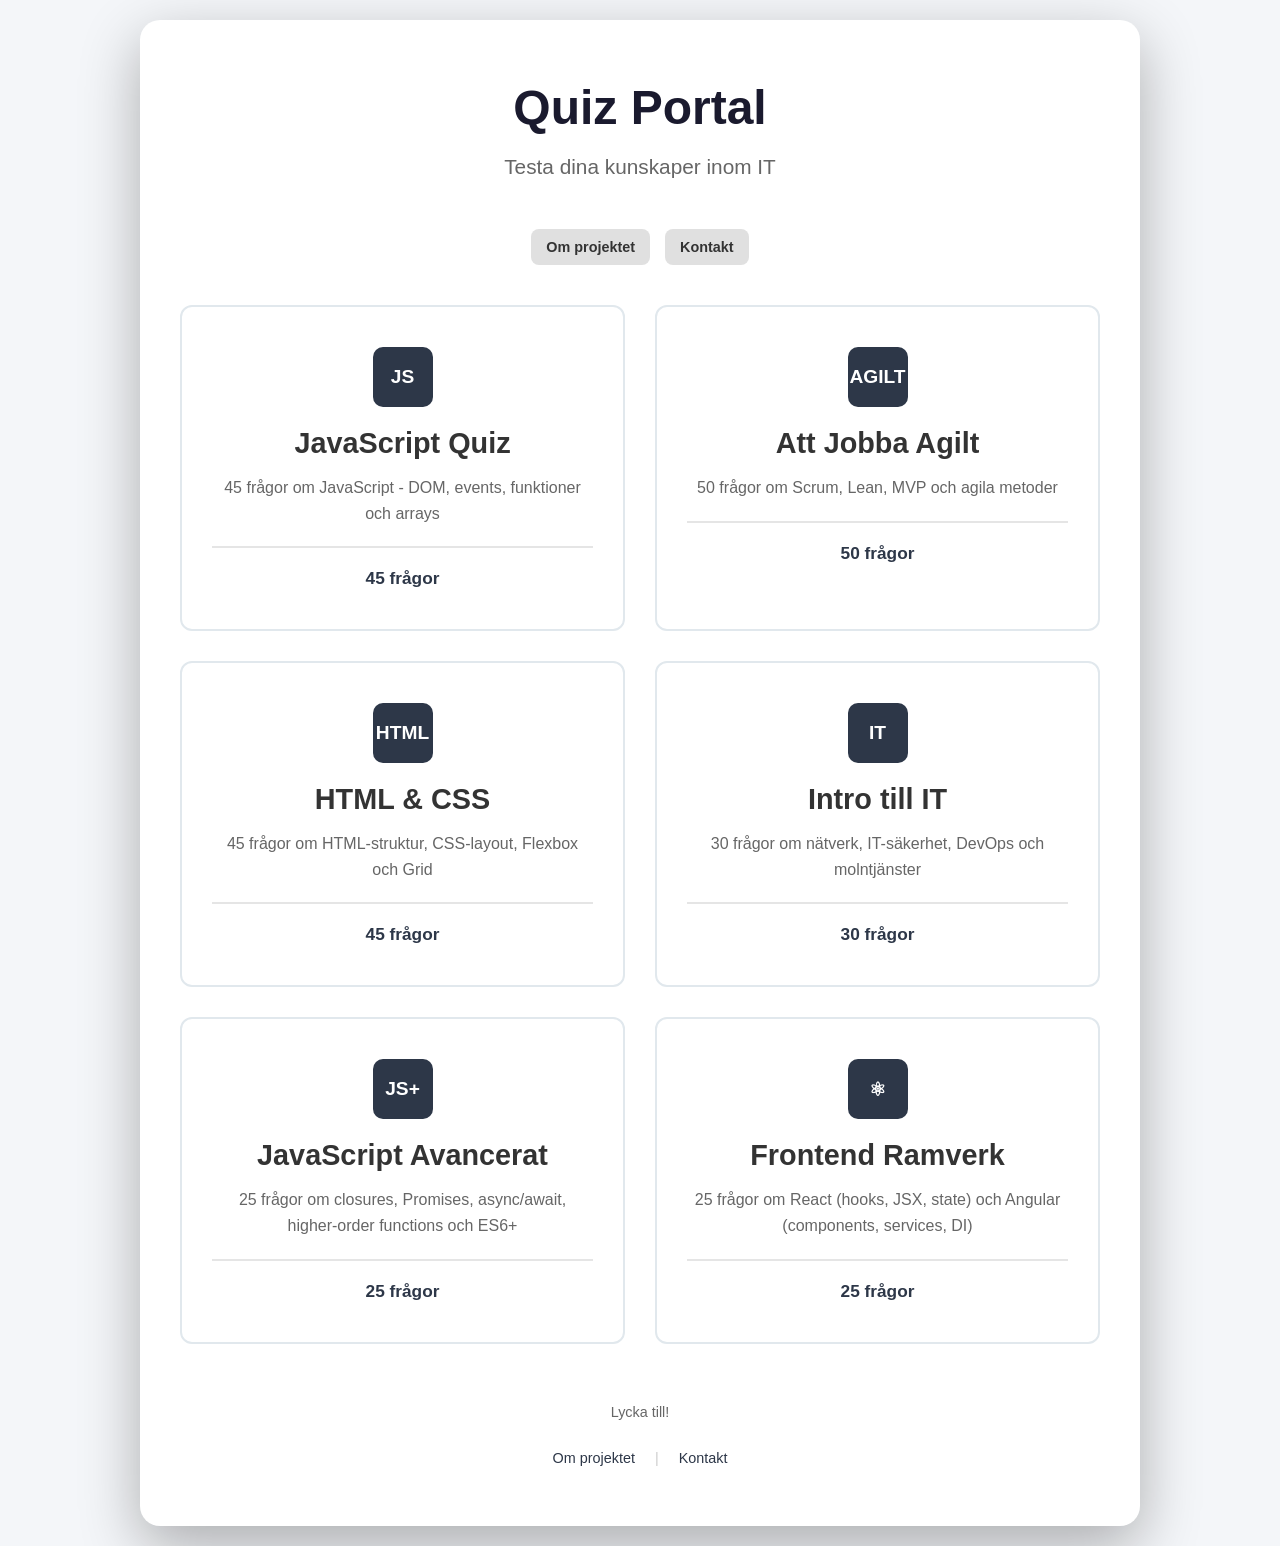
<file: index.html>
<!DOCTYPE html>
<html lang="sv">
<head>
    <meta charset="UTF-8">
    <meta name="viewport" content="width=device-width, initial-scale=1.0">
    <title>Quiz Portal</title>
    <link rel="stylesheet" href="css/main.css">
</head>
<body>
    <div class="container">
        <h1>Quiz Portal</h1>
        <p class="subtitle">Testa dina kunskaper inom IT</p>
        
        <div class="nav-links">
            <a href="about.html" class="nav-link">Om projektet</a>
            <a href="contact.html" class="nav-link">Kontakt</a>
        </div>

        <div class="quiz-grid">
            <a href="javascript-quiz.html" class="quiz-card">
                <div class="card-content">
                    <div class="quiz-icon quiz-icon-active">JS</div>
                    <div class="quiz-title">JavaScript Quiz</div>
                    <p class="quiz-description">
                        45 frågor om JavaScript - DOM, events, funktioner och arrays
                    </p>
                    <div class="quiz-stats">
                        <span class="stat-value">45 frågor</span>
                    </div>
                </div>
            </a>

            <a href="agilt-quiz.html" class="quiz-card">
                <div class="card-content">
                    <div class="quiz-icon quiz-icon-active">AGILT</div>
                    <div class="quiz-title">Att Jobba Agilt</div>
                    <p class="quiz-description">
                        50 frågor om Scrum, Lean, MVP och agila metoder
                    </p>
                    <div class="quiz-stats">
                        <span class="stat-value">50 frågor</span>
                    </div>
                </div>
            </a>

            <a href="html-css-quiz.html" class="quiz-card">
                <div class="card-content">
                    <div class="quiz-icon quiz-icon-active">HTML</div>
                    <div class="quiz-title">HTML & CSS</div>
                    <p class="quiz-description">
                        45 frågor om HTML-struktur, CSS-layout, Flexbox och Grid
                    </p>
                    <div class="quiz-stats">
                        <span class="stat-value">45 frågor</span>
                    </div>
                </div>
            </a>

            <a href="intro-it-quiz.html" class="quiz-card">
                <div class="card-content">
                    <div class="quiz-icon quiz-icon-active">IT</div>
                    <div class="quiz-title">Intro till IT</div>
                    <p class="quiz-description">
                        30 frågor om nätverk, IT-säkerhet, DevOps och molntjänster
                    </p>
                    <div class="quiz-stats">
                        <span class="stat-value">30 frågor</span>
                    </div>
                </div>
            </a>

            <a href="js-avancerat-quiz.html" class="quiz-card">
                <div class="card-content">
                    <div class="quiz-icon quiz-icon-active">JS+</div>
                    <div class="quiz-title">JavaScript Avancerat</div>
                    <p class="quiz-description">
                        25 frågor om closures, Promises, async/await, higher-order functions och ES6+
                    </p>
                    <div class="quiz-stats">
                        <span class="stat-value">25 frågor</span>
                    </div>
                </div>
            </a>

            <a href="frontend-ramverk-quiz.html" class="quiz-card">
                <div class="card-content">
                    <div class="quiz-icon quiz-icon-active">⚛︎</div>
                    <div class="quiz-title">Frontend Ramverk</div>
                    <p class="quiz-description">
                        25 frågor om React (hooks, JSX, state) och Angular (components, services, DI)
                    </p>
                    <div class="quiz-stats">
                        <span class="stat-value">25 frågor</span>
                    </div>
                </div>
            </a>
        </div>

        <footer>
            <p>Lycka till!</p>
            <div class="footer-links">
                <a href="about.html" class="footer-link">Om projektet</a>
                <span class="footer-separator">|</span>
                <a href="contact.html" class="footer-link">Kontakt</a>
            </div>
        </footer>
    </div>
</body>
</html>
</file>
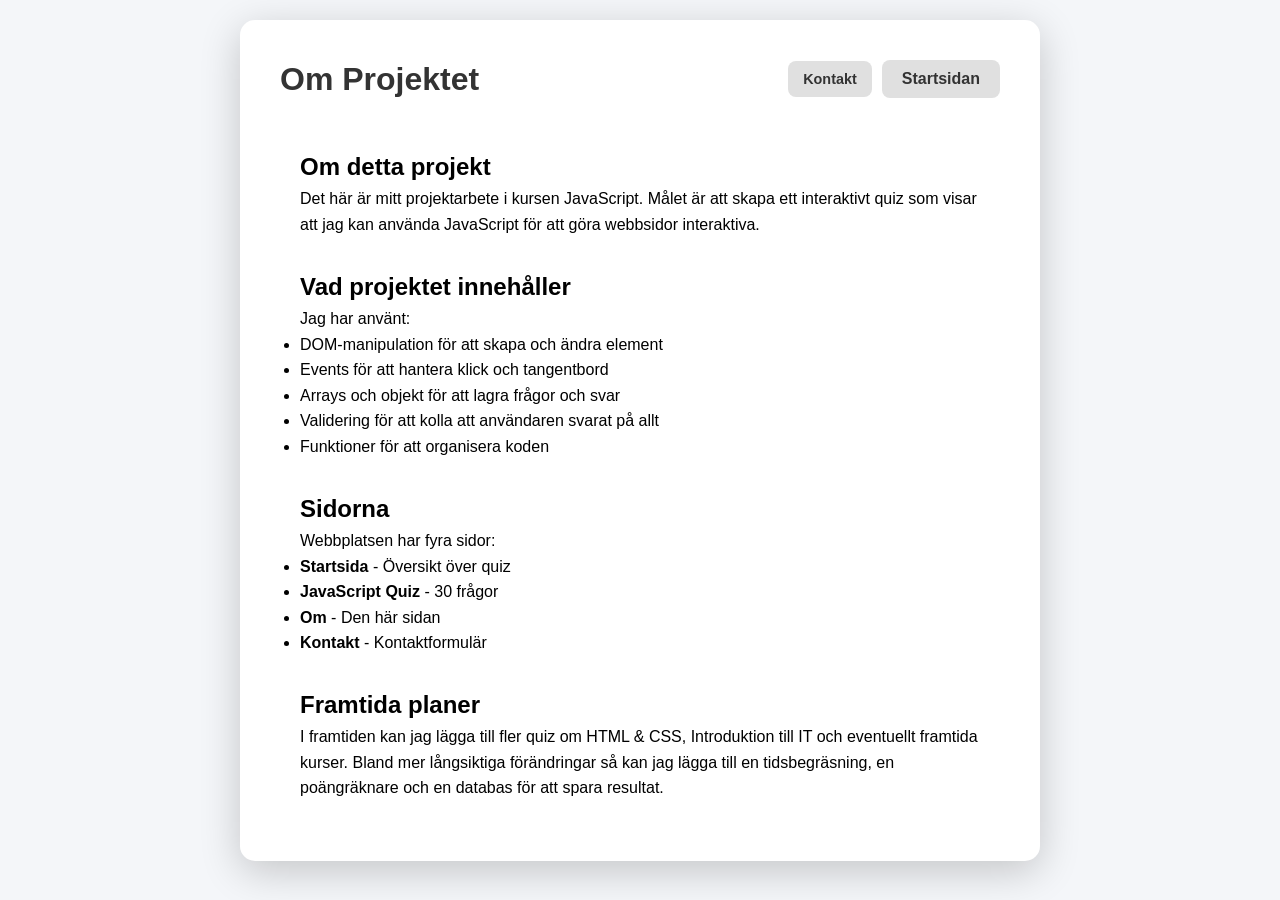
<file: about.html>
<!DOCTYPE html>
<html lang="sv">
<head>
    <meta charset="UTF-8">
    <meta name="viewport" content="width=device-width, initial-scale=1.0">
    <title>Om Projektet</title>
    <link rel="stylesheet" href="css/quiz.css">
</head>
<body>
    <div class="container">
        <div class="header">
            <h1>Om Projektet</h1>
            <div class="header-nav">
                <a href="contact.html" class="nav-link-small">Kontakt</a>
                <a href="index.html" class="home-btn">Startsidan</a>
            </div>
        </div>

        <div class="content-section">
            <h2>Om detta projekt</h2>
            <p>
                Det här är mitt projektarbete i kursen JavaScript.
                Målet är att skapa ett interaktivt quiz som visar att jag kan använda JavaScript 
                för att göra webbsidor interaktiva.
            </p>

            <h2 class="section-heading">Vad projektet innehåller</h2>
            <p>Jag har använt:</p>
            <ul>
                <li>DOM-manipulation för att skapa och ändra element</li>
                <li>Events för att hantera klick och tangentbord</li>
                <li>Arrays och objekt för att lagra frågor och svar</li>
                <li>Validering för att kolla att användaren svarat på allt</li>
                <li>Funktioner för att organisera koden</li>
            </ul>

            <h2 class="section-heading">Sidorna</h2>
            <p>Webbplatsen har fyra sidor:</p>
            <ul>
                <li><strong>Startsida</strong> - Översikt över quiz</li>
                <li><strong>JavaScript Quiz</strong> - 30 frågor</li>
                <li><strong>Om</strong> - Den här sidan</li>
                <li><strong>Kontakt</strong> - Kontaktformulär</li>
            </ul>

            <h2 class="section-heading">Framtida planer</h2>
            <p>
                I framtiden kan jag lägga till fler quiz om HTML & CSS, Introduktion till IT och eventuellt framtida kurser. 
                Bland mer långsiktiga förändringar så kan jag lägga till en tidsbegräsning, en poängräknare och en databas 
                för att spara resultat.
            </p>
        </div>
    </div>
</body>
</html>
</file>
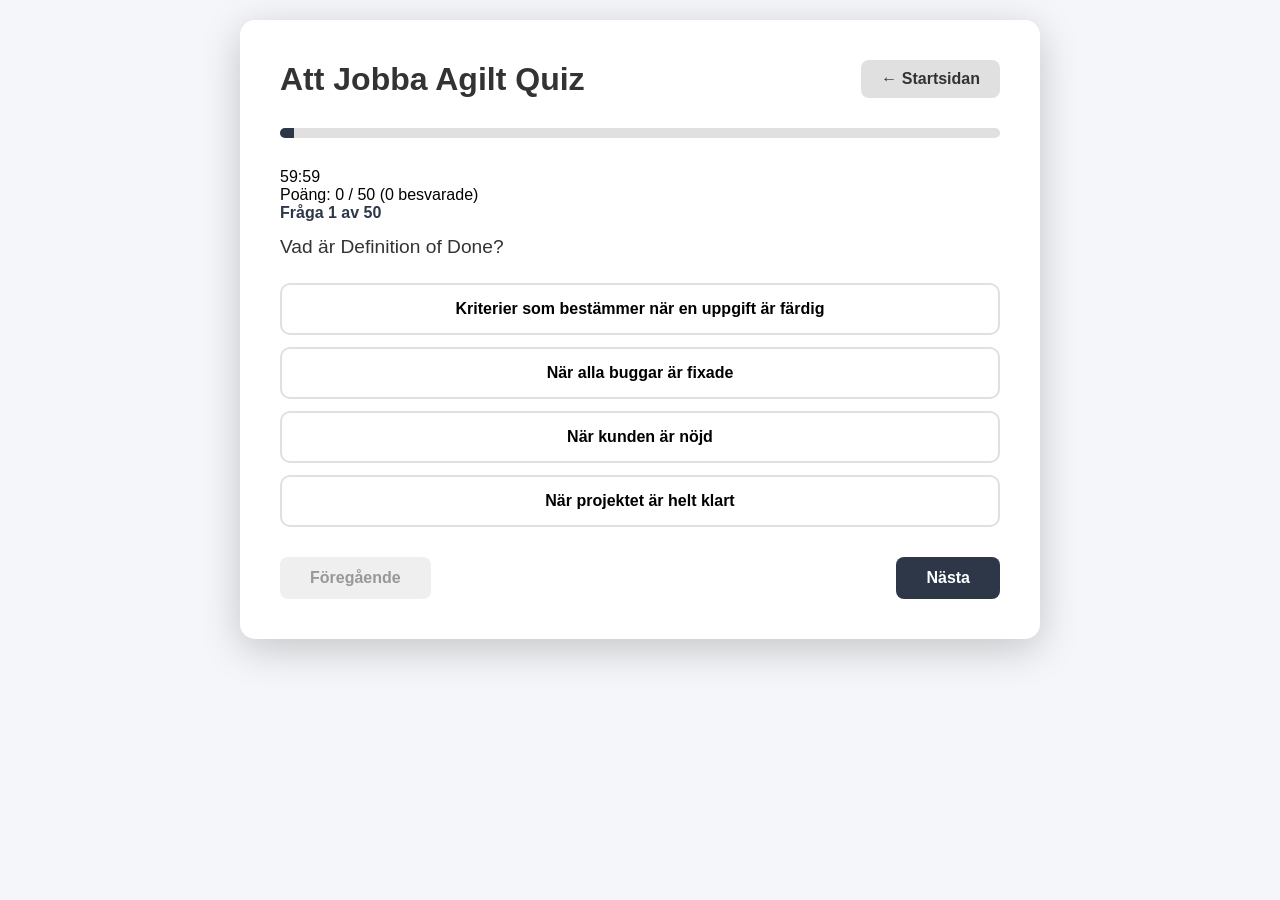
<file: agilt-quiz.html>
<!DOCTYPE html>
<html lang="sv">
<head>
    <meta charset="UTF-8">
    <meta name="viewport" content="width=device-width, initial-scale=1.0">
    <title>Agilt Quiz</title>
    <link rel="stylesheet" href="css/quiz.css">
</head>
<body>
    <div class="container">
        <div class="header">
            <h1>Att Jobba Agilt Quiz</h1>
            <div class="header-nav"><a href="index.html" class="home-btn">← Startsidan</a></div>
        </div>
        
        <div id="quiz-section">
            <div id="error-message" class="error-message hidden"></div>
            <div class="progress-bar">
                <div class="progress-fill" id="progress"></div>
            </div>

            <div class="quiz-toolbar">
                <div id="timer" class="timer">60:00</div>
                <div id="live-score" class="live-score">Poäng: 0 / ?</div>
                </div>
            
            <div class="question-container">
                <div class="question-number" id="question-number"></div>
                <div class="question-text" id="question-text"></div>
                <div class="options" id="options"></div>
            </div>
            
            <div class="navigation">
                <button class="btn-secondary" id="prev-btn">Föregående</button>
                <button class="btn-primary" id="next-btn">Nästa</button>
            </div>
        </div>

        <div id="results-section" class="hidden">
            <div class="results-container">
                <h2>Quiz Avslutat!</h2>
                <div class="score" id="score"></div>
                <div class="score-percent" id="score-percent"></div>
                <div class="score-message" id="score-message"></div>
                <div id="timeout-info" class="timeout-info hidden"></div>
                <div class="results-actions">
                    <button class="btn-primary" id="restart-btn">Starta om quiz</button>
                    <a href="index.html" class="btn-link">Tillbaka till startsidan</a>
                </div>
            </div>
            
            <div class="review-section">
                <h2>Genomgång av svar</h2>
                <div id="review-list"></div>
            </div>
        </div>
    </div>

    <script src="js/quiz-engine.js"></script>
    <script src="js/agilt.js"></script>
</body>
</html>
</file>
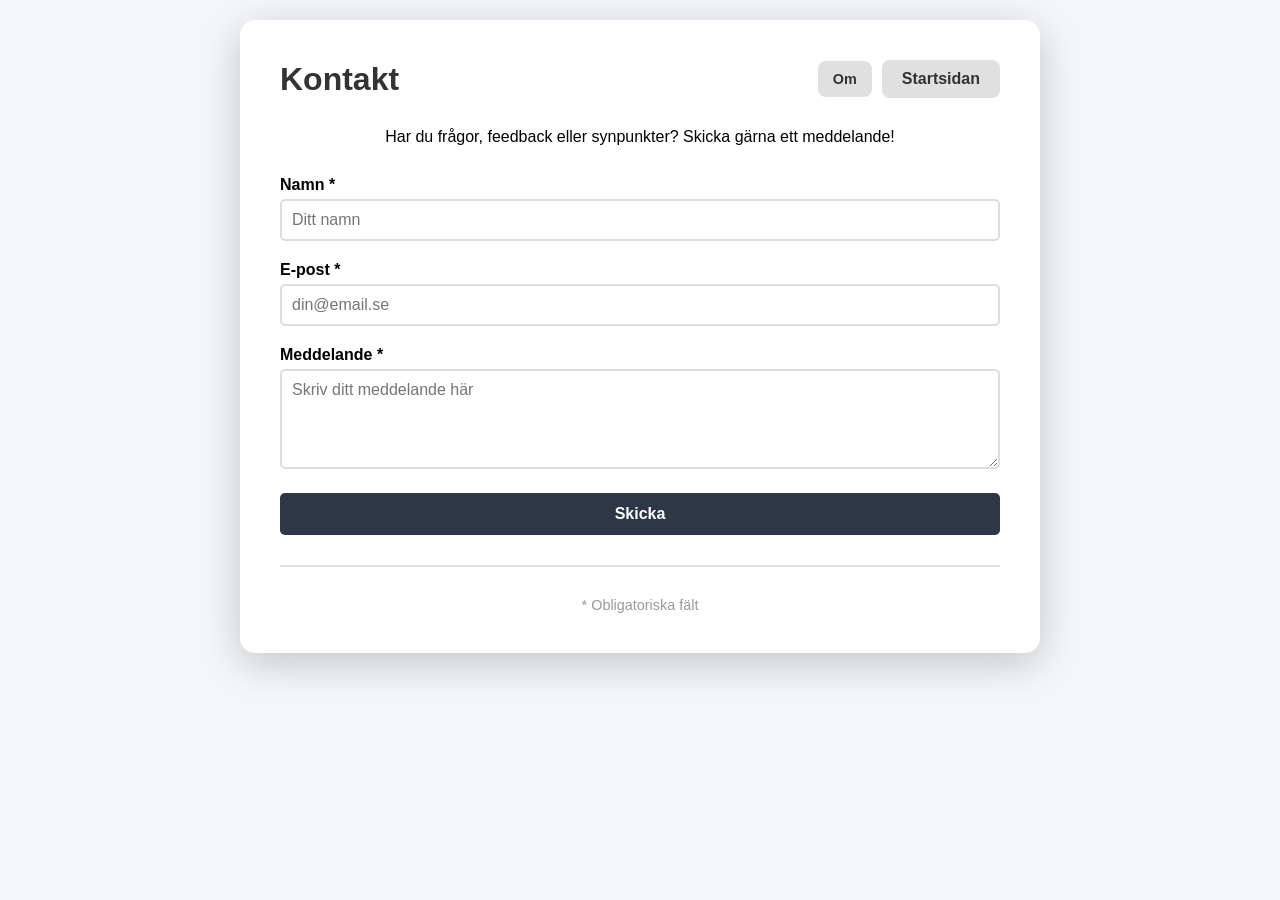
<file: contact.html>
<!DOCTYPE html>
<html lang="sv">
<head>
    <meta charset="UTF-8">
    <meta name="viewport" content="width=device-width, initial-scale=1.0">
    <title>Kontakt</title>
    <link rel="stylesheet" href="css/quiz.css">
    <link rel="stylesheet" href="css/contact.css">
</head>
<body>
    <div class="container">
        <div class="header">
            <h1>Kontakt</h1>
            <div class="header-nav">
                <a href="about.html" class="nav-link-small">Om</a>
                <a href="index.html" class="home-btn">Startsidan</a>
            </div>
        </div>

        <p class="contact-intro">
            Har du frågor, feedback eller synpunkter? Skicka gärna ett meddelande!
        </p>

        <div class="success-message" id="success-message">
            Tack för ditt meddelande!
        </div>

        <form id="contact-form">
            <div class="form-group">
                <label for="name">Namn *</label>
                <input 
                    type="text" 
                    id="name" 
                    name="name" 
                    placeholder="Ditt namn"
                >
                <div class="error-message" id="name-error"></div>
            </div>

            <div class="form-group">
                <label for="email">E-post *</label>
                <input 
                    type="email" 
                    id="email" 
                    name="email" 
                    placeholder="din@email.se"
                >
                <div class="error-message" id="email-error"></div>
            </div>

            <div class="form-group">
                <label for="feedback">Meddelande *</label>
                <textarea 
                    id="feedback" 
                    name="feedback" 
                    placeholder="Skriv ditt meddelande här"
                ></textarea>
                <div class="error-message" id="feedback-error"></div>
            </div>

            <button type="submit" class="submit-btn">Skicka</button>
        </form>

        <div class="form-footer">
            <p>* Obligatoriska fält</p>
        </div>
    </div>

    <script src="js/contact.js"></script>
</body>
</html>
</file>
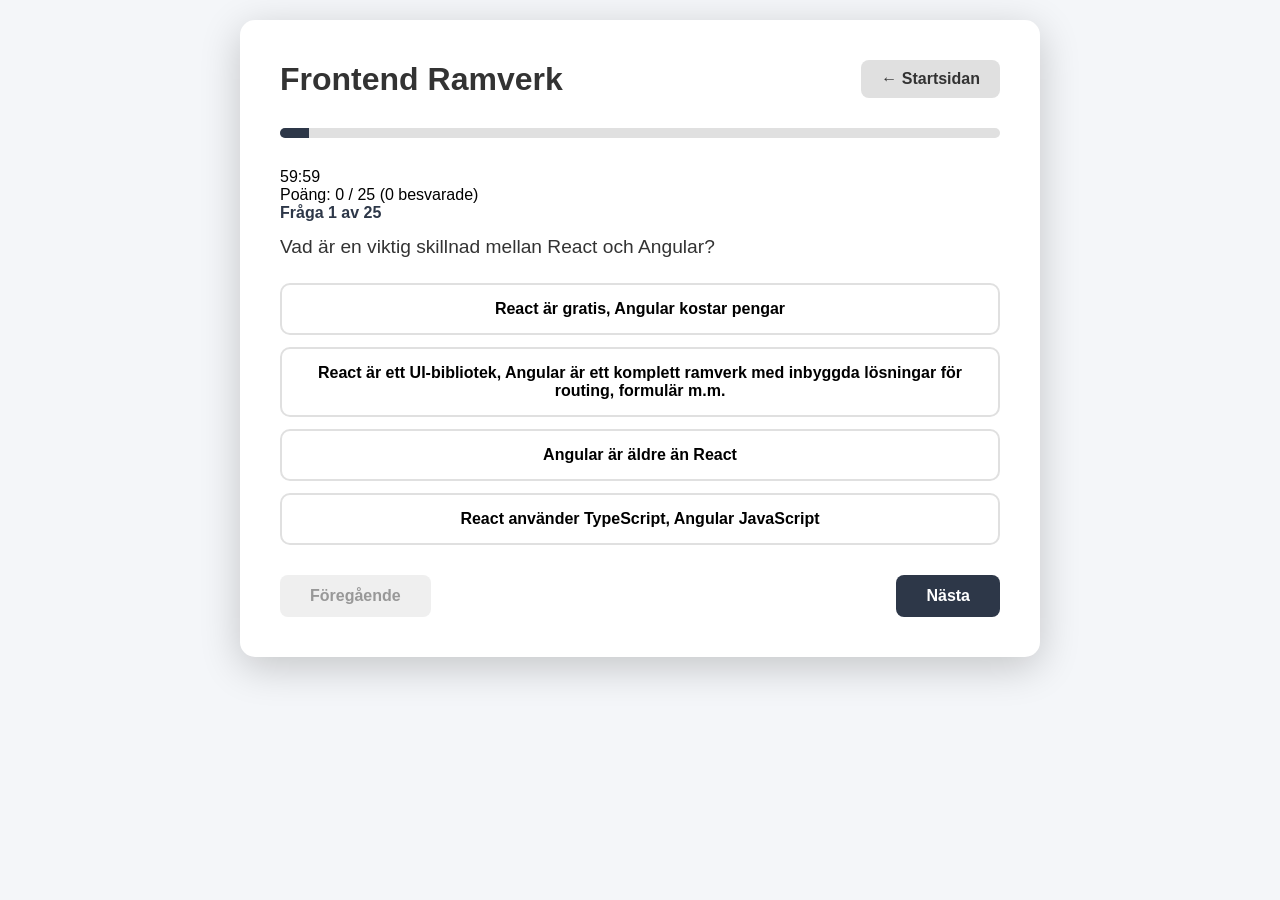
<file: frontend-ramverk-quiz.html>
<!DOCTYPE html>
<html lang="sv">
<head>
    <meta charset="UTF-8">
    <meta name="viewport" content="width=device-width, initial-scale=1.0">
    <title>Frontend Ramverk Quiz</title>
    <link rel="stylesheet" href="css/quiz.css">
</head>
<body>
    <div class="container">
        <div class="header">
            <h1>Frontend Ramverk</h1>
            <div class="header-nav">
                <a href="index.html" class="home-btn">← Startsidan</a>
            </div>
        </div>

        <div id="quiz-section">
            <div id="error-message" class="error-message hidden"></div>
            <div class="progress-bar">
                <div class="progress-fill" id="progress"></div>
            </div>

            <div class="quiz-toolbar">
            <div id="timer" class="timer">60:00</div>
            <div id="live-score" class="live-score">Poäng: 0 / ?</div>
            </div>

            <div class="question-container">
                <div class="question-number" id="question-number"></div>
                <div class="question-text" id="question-text"></div>
                <div class="options" id="options"></div>
            </div>

            <div class="navigation">
                <button class="btn-secondary" id="prev-btn">Föregående</button>
                <button class="btn-primary" id="next-btn">Nästa</button>
            </div>
        </div>

        <div id="results-section" class="hidden">
            <div class="results-container">
                <h2>Quiz Avslutat!</h2>
                <div class="score" id="score"></div>
                <div class="score-percent" id="score-percent"></div>
                <div class="score-message" id="score-message"></div>
                <div id="timeout-info" class="timeout-info hidden"></div>
                <div class="results-actions">
                    <button class="btn-primary" id="restart-btn">Starta om quiz</button>
                    <a href="index.html" class="btn-link">Tillbaka till startsidan</a>
                </div>
            </div>

            <div class="review-section">
                <h2>Genomgång av svar</h2>
                <div id="review-list"></div>
            </div>
        </div>
    </div>

    <script src="js/quiz-engine.js"></script>
    <script src="js/frontend-ramverk.js"></script>
</body>
</html>
</file>
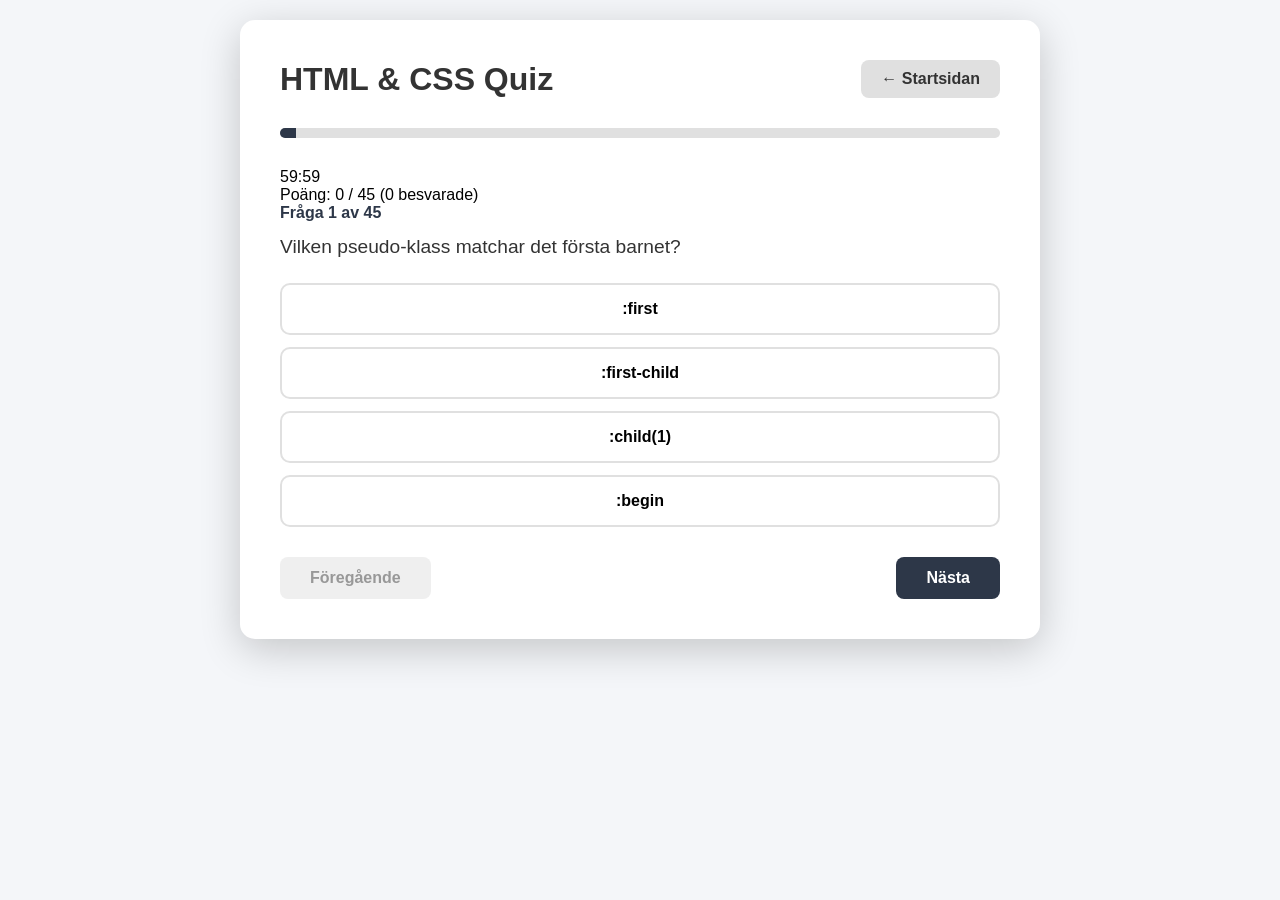
<file: html-css-quiz.html>
<!DOCTYPE html>
<html lang="sv">
<head>
    <meta charset="UTF-8">
    <meta name="viewport" content="width=device-width, initial-scale=1.0">
    <title>HTML & CSS Quiz</title>
    <link rel="stylesheet" href="css/quiz.css">
</head>
<body>
    <div class="container">
        <div class="header">
            <h1>HTML & CSS Quiz</h1>
            <div class="header-nav"><a href="index.html" class="home-btn">← Startsidan</a></div>
        </div>
        
        <div id="quiz-section">
            <div id="error-message" class="error-message hidden"></div>
            <div class="progress-bar">
                <div class="progress-fill" id="progress"></div>
            </div>

            <div class="quiz-toolbar">
    <div id="timer" class="timer">60:00</div>
    <div id="live-score" class="live-score">Poäng: 0 / ?</div>
</div>
            
            <div class="question-container">
                <div class="question-number" id="question-number"></div>
                <div class="question-text" id="question-text"></div>
                <div class="options" id="options"></div>
            </div>
            
            <div class="navigation">
                <button class="btn-secondary" id="prev-btn">Föregående</button>
                <button class="btn-primary" id="next-btn">Nästa</button>
            </div>
        </div>

        <div id="results-section" class="hidden">
            <div class="results-container">
                <h2>Quiz Avslutat!</h2>
                <div class="score" id="score"></div>
                <div class="score-percent" id="score-percent"></div>
                <div class="score-message" id="score-message"></div>
                <div id="timeout-info" class="timeout-info hidden"></div>
                <div class="results-actions">
                    <button class="btn-primary" id="restart-btn">Starta om quiz</button>
                    <a href="index.html" class="btn-link">Tillbaka till startsidan</a>
                </div>
            </div>
            
            <div class="review-section">
                <h2>Genomgång av svar</h2>
                <div id="review-list"></div>
            </div>
        </div>
    </div>

    <script src="js/quiz-engine.js"></script>
    <script src="js/html-css.js"></script>
</body>
</html>
</file>
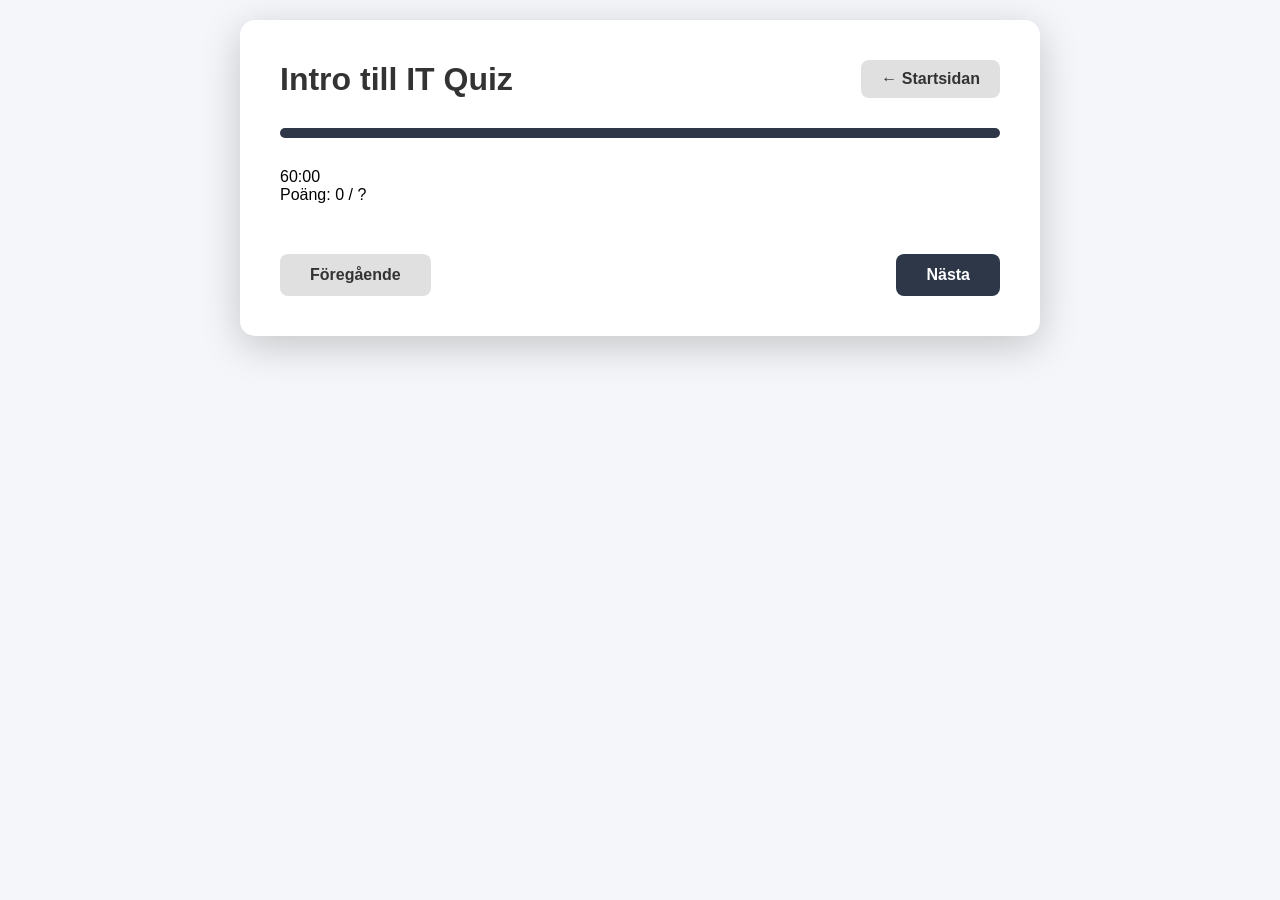
<file: intro-it-quiz.html>
<!DOCTYPE html>
<html lang="sv">
<head>
    <meta charset="UTF-8">
    <meta name="viewport" content="width=device-width, initial-scale=1.0">
    <title>Intro till IT Quiz</title>
    <link rel="stylesheet" href="css/quiz.css">
</head>
<body>
    <div class="container">
        <div class="header">
            <h1>Intro till IT Quiz</h1>
            <div class="header-nav"><a href="index.html" class="home-btn">← Startsidan</a></div>
        </div>
        
        <div id="quiz-section">
            <div id="error-message" class="error-message hidden"></div>
            <div class="progress-bar">
                <div class="progress-fill" id="progress"></div>
            </div>

            <div class="quiz-toolbar">
    <div id="timer" class="timer">60:00</div>
    <div id="live-score" class="live-score">Poäng: 0 / ?</div>
</div>
            
            <div class="question-container">
                <div class="question-number" id="question-number"></div>
                <div class="question-text" id="question-text"></div>
                <div class="options" id="options"></div>
            </div>
            
            <div class="navigation">
                <button class="btn-secondary" id="prev-btn">Föregående</button>
                <button class="btn-primary" id="next-btn">Nästa</button>
            </div>
        </div>

        <div id="results-section" class="hidden">
            <div class="results-container">
                <h2>Quiz Avslutat!</h2>
                <div class="score" id="score"></div>
                <div class="score-percent" id="score-percent"></div>
                <div class="score-message" id="score-message"></div>
                <div id="timeout-info" class="timeout-info hidden"></div>
                <div class="results-actions">
                    <button class="btn-primary" id="restart-btn">Starta om quiz</button>
                    <a href="index.html" class="btn-link">Tillbaka till startsidan</a>
                </div>
            </div>
            
            <div class="review-section">
                <h2>Genomgång av svar</h2>
                <div id="review-list"></div>
            </div>
        </div>
    </div>

    <script src="js/quiz-engine.js"></script>
    <script src="js/intro-it.js"></script>
</body>
</html>
</file>
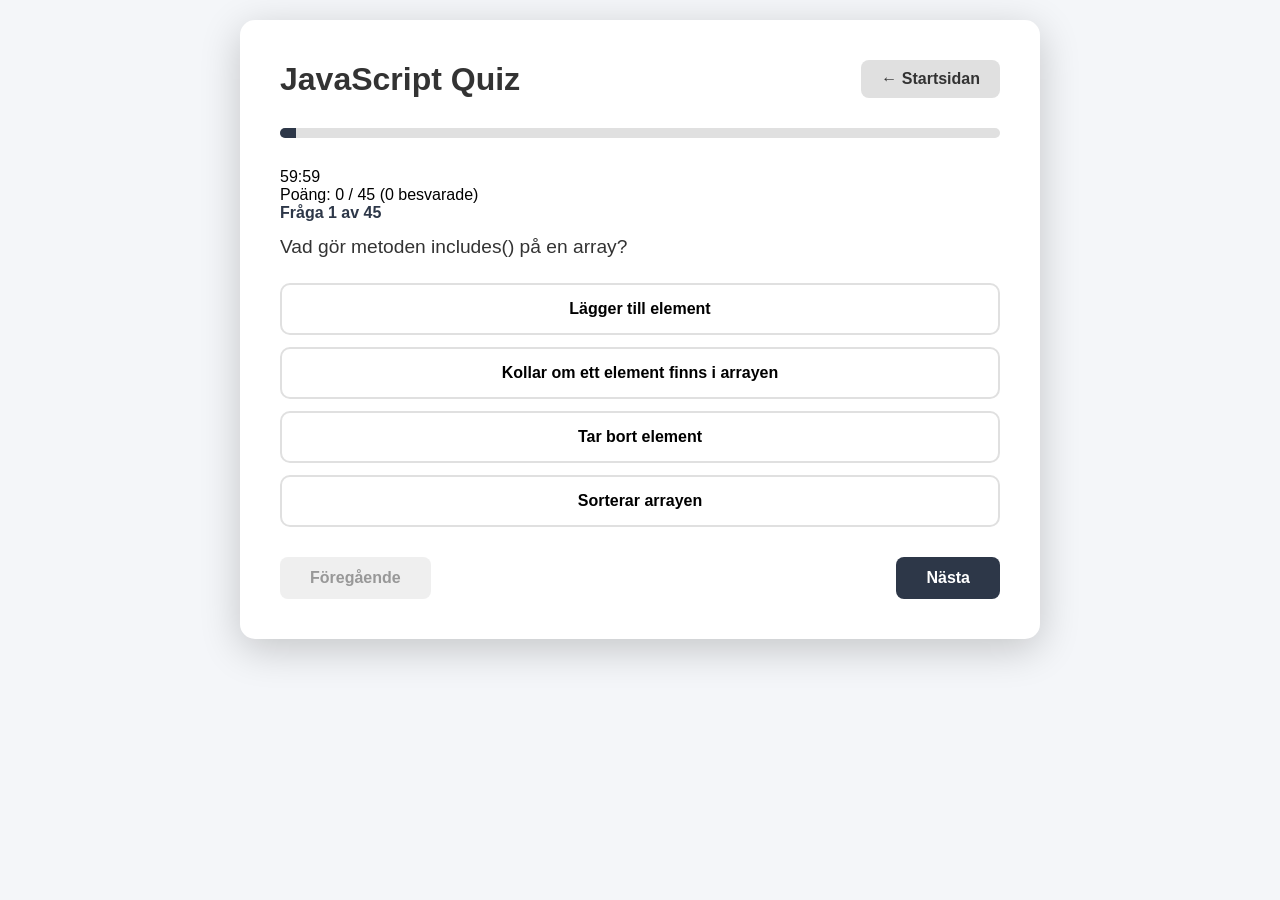
<file: javascript-quiz.html>
<!DOCTYPE html>
<html lang="sv">
<head>
    <meta charset="UTF-8">
    <meta name="viewport" content="width=device-width, initial-scale=1.0">
    <title>JavaScript Quiz</title>
    <link rel="stylesheet" href="css/quiz.css">
</head>
<body>
    <div class="container">
        <div class="header">
            <h1>JavaScript Quiz</h1>
            <div class="header-nav"><a href="index.html" class="home-btn">← Startsidan</a></div>
        </div>
        
        <div id="quiz-section">
            <div id="error-message" class="error-message hidden"></div>
            <div class="progress-bar">
                <div class="progress-fill" id="progress"></div>
            </div>

            <div class="quiz-toolbar">
    <div id="timer" class="timer">60:00</div>
    <div id="live-score" class="live-score">Poäng: 0 / ?</div>
</div>
            
            <div class="question-container">
                <div class="question-number" id="question-number"></div>
                <div class="question-text" id="question-text"></div>
                <div class="options" id="options"></div>
            </div>
            
            <div class="navigation">
                <button class="btn-secondary" id="prev-btn">Föregående</button>
                <button class="btn-primary" id="next-btn">Nästa</button>
            </div>
        </div>

        <div id="results-section" class="hidden">
            <div class="results-container">
                <h2>Quiz Avslutat!</h2>
                <div class="score" id="score"></div>
                <div class="score-percent" id="score-percent"></div>
                <div class="score-message" id="score-message"></div>
                <div id="timeout-info" class="timeout-info hidden"></div>
                <div class="results-actions">
                    <button class="btn-primary" id="restart-btn">Starta om quiz</button>
                    <a href="index.html" class="btn-link">Tillbaka till startsidan</a>
                </div>
            </div>
            
            <div class="review-section">
                <h2>Genomgång av svar</h2>
                <div id="review-list"></div>
            </div>
        </div>
    </div>

    <script src="js/quiz-engine.js"></script>
    <script src="js/javascript.js"></script>
</body>
</html>
</file>
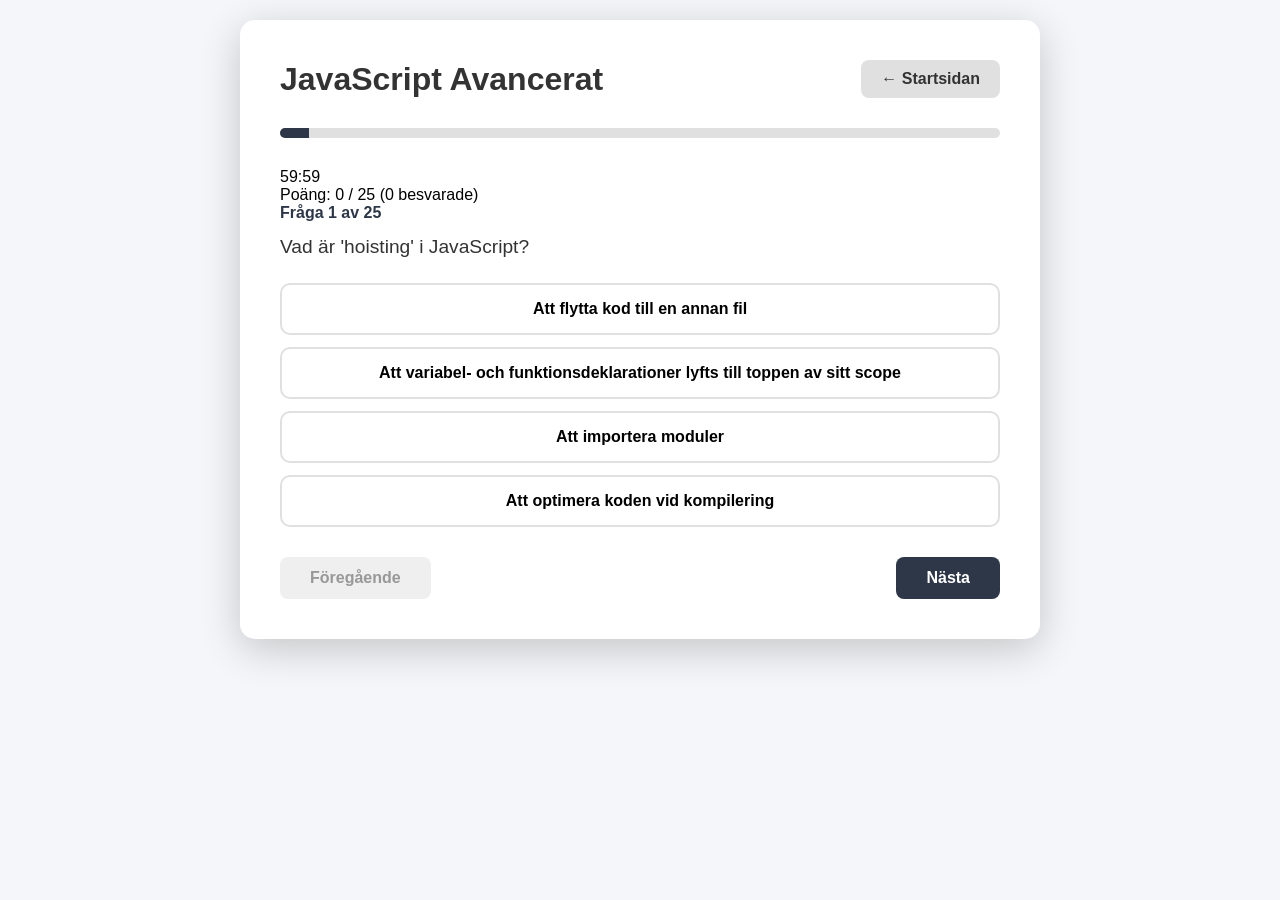
<file: js-avancerat-quiz.html>
<!DOCTYPE html>
<html lang="sv">
<head>
    <meta charset="UTF-8">
    <meta name="viewport" content="width=device-width, initial-scale=1.0">
    <title>JavaScript Avancerat Quiz</title>
    <link rel="stylesheet" href="css/quiz.css">
</head>
<body>
    <div class="container">
        <div class="header">
            <h1>JavaScript Avancerat</h1>
            <div class="header-nav">
                <a href="index.html" class="home-btn">← Startsidan</a>
            </div>
        </div>

        <div id="quiz-section">
            <div id="error-message" class="error-message hidden"></div>
            <div class="progress-bar">
                <div class="progress-fill" id="progress"></div>
            </div>

            <div class="quiz-toolbar">
    <div id="timer" class="timer">60:00</div>
    <div id="live-score" class="live-score">Poäng: 0 / ?</div>
</div>

            <div class="question-container">
                <div class="question-number" id="question-number"></div>
                <div class="question-text" id="question-text"></div>
                <div class="options" id="options"></div>
            </div>

            <div class="navigation">
                <button class="btn-secondary" id="prev-btn">Föregående</button>
                <button class="btn-primary" id="next-btn">Nästa</button>
            </div>
        </div>

        <div id="results-section" class="hidden">
            <div class="results-container">
                <h2>Quiz Avslutat!</h2>
                <div class="score" id="score"></div>
                <div class="score-percent" id="score-percent"></div>
                <div class="score-message" id="score-message"></div>
                <div id="timeout-info" class="timeout-info hidden"></div>
                <div class="results-actions">
                    <button class="btn-primary" id="restart-btn">Starta om quiz</button>
                    <a href="index.html" class="btn-link">Tillbaka till startsidan</a>
                </div>
            </div>

            <div class="review-section">
                <h2>Genomgång av svar</h2>
                <div id="review-list"></div>
            </div>
        </div>
    </div>

    <script src="js/quiz-engine.js"></script>
    <script src="js/js-avancerat.js"></script>
</body>
</html>
</file>
<file: css/main.css>
* {
    margin: 0;
    padding: 0;
    box-sizing: border-box;
}

body {
    font-family: 'Segoe UI', Tahoma, Geneva, Verdana, sans-serif;
    background: #f4f6f9;
    min-height: 100vh;
    padding: 20px;
    display: flex;
    align-items: center;
    justify-content: center;
}

.container {
    max-width: 1000px;
    width: 100%;
    background: white;
    border-radius: 20px;
    box-shadow: 0 20px 60px rgba(0,0,0,0.3);
    padding: 60px 40px;
    text-align: center;
}

h1 {
    color: #1a1a2e;
    font-size: 3em;
    margin-bottom: 20px;
}

.subtitle {
    color: #666;
    font-size: 1.3em;
    margin-bottom: 50px;
}

.quiz-grid {
    display: grid;
    grid-template-columns: repeat(auto-fit, minmax(300px, 1fr));
    gap: 30px;
    margin-top: 40px;
}

.quiz-card {
    background: white;
    border: 2px solid #e1e8ed;
    border-radius: 12px;
    padding: 40px 30px;
    transition: all 0.3s ease;
    cursor: pointer;
    text-decoration: none;
    color: inherit;
    display: block;
    position: relative;
    overflow: hidden;
}

.quiz-card::before {
    content: '';
    position: absolute;
    top: 0;
    left: 0;
    width: 100%;
    height: 100%;
    background: #2d3748;
    opacity: 0;
    transition: opacity 0.3s ease;
}

.quiz-card:hover {
    transform: translateY(-5px);
    box-shadow: 0 10px 30px rgba(0,0,0,0.15);
    border-color: #2d3748;
}

.quiz-card:hover::before {
    opacity: 1;
}

.quiz-card:hover .card-content {
    color: white;
}

.card-content {
    position: relative;
    z-index: 1;
    transition: color 0.3s ease;
}

.quiz-icon {
    width: 60px;
    height: 60px;
    border-radius: 10px;
    display: flex;
    align-items: center;
    justify-content: center;
    margin: 0 auto 20px;
    font-weight: bold;
}

.quiz-icon-active {
    background: #2d3748;
    color: white;
    font-size: 1.2em;
}

.quiz-icon-inactive {
    background: #cbd5e0;
    color: #2d3748;
    font-size: 1em;
}

.quiz-title {
    font-size: 1.8em;
    font-weight: bold;
    margin-bottom: 15px;
    color: #333;
}

.quiz-card:hover .quiz-title {
    color: white;
}

.quiz-description {
    font-size: 1em;
    color: #666;
    line-height: 1.6;
}

.quiz-card:hover .quiz-description {
    color: rgba(255,255,255,0.9);
}

.quiz-stats {
    margin-top: 20px;
    padding-top: 20px;
    border-top: 2px solid rgba(0,0,0,0.1);
    display: flex;
    justify-content: space-around;
    font-size: 0.9em;
}

.quiz-card:hover .quiz-stats {
    border-top-color: rgba(255,255,255,0.3);
}

.stat {
    display: flex;
    flex-direction: column;
    gap: 5px;
}

.stat-label {
    color: #999;
    font-size: 0.85em;
}

.quiz-card:hover .stat-label {
    color: rgba(255,255,255,0.8);
}

.stat-value {
    font-weight: bold;
    color: #2d3748;
    font-size: 1.2em;
}

.quiz-card:hover .stat-value {
    color: white;
}

.quiz-card.coming-soon {
    opacity: 0.6;
    cursor: not-allowed;
    pointer-events: none;
}

.nav-links {
    display: flex;
    gap: 15px;
    justify-content: center;
    margin-bottom: 30px;
}

.nav-link {
    padding: 10px 15px;
    background: #e0e0e0;
    color: #333;
    text-decoration: none;
    border-radius: 8px;
    font-weight: 600;
    font-size: 0.9em;
}

.nav-link:hover {
    background: #d0d0d0;
}

footer {
    margin-top: 60px;
    color: #666;
    font-size: 0.9em;
}

.footer-links {
    margin-top: 30px;
    display: flex;
    justify-content: center;
    gap: 20px;
    align-items: center;
}

.footer-link {
    color: #2d3748;
    text-decoration: none;
}

.footer-link:hover {
    text-decoration: underline;
}

.footer-separator {
    color: #ccc;
}

@media (max-width: 768px) {
    h1 {
        font-size: 2em;
    }

    .subtitle {
        font-size: 1.1em;
    }

    .quiz-grid {
        grid-template-columns: 1fr;
    }

    .container {
        padding: 40px 20px;
    }
}
</file>
<file: css/quiz.css>
* {
    margin: 0;
    padding: 0;
    box-sizing: border-box;
}

body {
    font-family: 'Segoe UI', Tahoma, Geneva, Verdana, sans-serif;
    background: #f4f6f9;
    min-height: 100vh;
    padding: 20px;
}

.container {
    max-width: 800px;
    margin: 0 auto;
    background: white;
    border-radius: 15px;
    box-shadow: 0 10px 40px rgba(0,0,0,0.2);
    padding: 40px;
}

.header {
    display: flex;
    justify-content: space-between;
    align-items: center;
    margin-bottom: 30px;
}

.header-nav {
    display: flex;
    gap: 10px;
    align-items: center;
}

h1 {
    color: #333;
    font-size: 2em;
}

.home-btn {
    padding: 10px 20px;
    background: #e0e0e0;
    color: #333;
    text-decoration: none;
    border-radius: 8px;
    transition: all 0.3s ease;
    font-weight: 600;
}

.home-btn:hover {
    background: #d0d0d0;
}

.nav-link-small {
    padding: 10px 15px;
    background: #e0e0e0;
    color: #333;
    text-decoration: none;
    border-radius: 8px;
    font-weight: 600;
    font-size: 0.9em;
}

.nav-link-small:hover {
    background: #d0d0d0;
}

.progress-bar {
    width: 100%;
    height: 10px;
    background: #e0e0e0;
    border-radius: 5px;
    margin-bottom: 30px;
    overflow: hidden;
}

.progress-fill {
    height: 100%;
    background: #2d3748;
    transition: width 0.3s ease;
}

.question-container {
    margin-bottom: 30px;
}

.question-number {
    color: #2d3748;
    font-weight: bold;
    margin-bottom: 10px;
}

.question-text {
    font-size: 1.2em;
    color: #333;
    margin-bottom: 20px;
    line-height: 1.6;
}

.options {
    display: flex;
    flex-direction: column;
    gap: 12px;
}

.option {
    padding: 15px 20px;
    border: 2px solid #e0e0e0;
    border-radius: 10px;
    cursor: pointer;
    transition: all 0.3s ease;
    background: white;
}

.option:hover {
    border-color: #2d3748;
    background: #f7fafc;
}

.option:focus {
    outline: 3px solid #667eea;
    outline-offset: 2px;
    border-color: #2d3748;
    background: #f7fafc;
}

.option.selected {
    border-color: #2d3748;
    background: #2d3748;
    color: white;
}

.option.correct {
    border-color: #4caf50;
    background: #4caf50;
    color: white;
}

.option.incorrect {
    border-color: #f44336;
    background: #f44336;
    color: white;
}

.navigation {
    display: flex;
    justify-content: space-between;
    margin-top: 30px;
}

button {
    padding: 12px 30px;
    border: none;
    border-radius: 8px;
    font-size: 1em;
    cursor: pointer;
    transition: all 0.3s ease;
    font-weight: 600;
}

.btn-primary {
    background: #2d3748;
    color: white;
}

.btn-primary:hover {
    transform: translateY(-2px);
    box-shadow: 0 5px 15px rgba(45, 55, 72, 0.3);
    background: #1a202c;
}

.btn-secondary {
    background: #e0e0e0;
    color: #333;
}

.btn-secondary:hover {
    background: #d0d0d0;
}

.btn-link {
    padding: 12px 30px;
    text-decoration: none;
    display: inline-block;
    background: #e0e0e0;
    color: #333;
    border-radius: 8px;
    font-weight: 600;
    transition: all 0.3s ease;
}

.btn-link:hover {
    background: #d0d0d0;
}

button:disabled {
    opacity: 0.5;
    cursor: not-allowed;
}

.results-container {
    text-align: center;
}

.score {
    font-size: 3em;
    color: #2d3748;
    margin: 20px 0;
    font-weight: bold;
}

.score-percent {
    font-size: 1.8em;
    color: #667eea;
    font-weight: bold;
    margin-bottom: 5px;
}

.score-message {
    font-size: 1.3em;
    color: #666;
    margin-bottom: 30px;
}

.review-explanation {
    margin-top: 10px;
    color: #666;
    font-style: italic;
}

.results-actions {
    display: flex;
    gap: 15px;
    justify-content: center;
    margin-bottom: 40px;
}

.review-section {
    text-align: left;
    margin-top: 40px;
}

.review-section h2 {
    color: #333;
    margin-bottom: 20px;
    padding-bottom: 10px;
    border-bottom: 2px solid #2d3748;
}

.review-item {
    background: #f8f9ff;
    padding: 20px;
    border-radius: 10px;
    margin-bottom: 20px;
    border-left: 4px solid #f44336;
}

.review-item.correct {
    border-left-color: #4caf50;
}

.review-question {
    font-weight: bold;
    color: #333;
    margin-bottom: 10px;
}

.review-answer {
    margin: 8px 0;
    padding: 8px;
    border-radius: 5px;
}

.your-answer {
    background: #ffebee;
    color: #c62828;
}

.correct-answer {
    background: #e8f5e9;
    color: #2e7d32;
}

.hidden {
    display: none;
}

.error-message {
    background-color: #ffebee;
    color: #c62828;
    padding: 15px 20px;
    border-radius: 8px;
    border-left: 4px solid #f44336;
    margin-bottom: 20px;
    font-weight: 600;
    animation: slideDown 0.3s ease;
}

@keyframes slideDown {
    from {
        opacity: 0;
        transform: translateY(-10px);
    }
    to {
        opacity: 1;
        transform: translateY(0);
    }
}

.error-message.hidden {
    display: none;
}

.content-section {
    padding: 20px;
    line-height: 1.6;
}

.section-heading {
    margin-top: 30px;
}

@media (max-width: 768px) {
    .container {
        padding: 20px;
    }

    h1 {
        font-size: 1.5em;
    }

    .header {
        flex-direction: column;
        gap: 15px;
        align-items: flex-start;
    }

    .results-actions {
        flex-direction: column;
    }
    .quiz-toolbar {
    display: flex;
    justify-content: space-between;
    align-items: center;
    margin-bottom: 20px;
    padding: 10px 15px;
    background: #f7fafc;
    border-radius: 8px;
    border: 1px solid #e0e0e0;
}

.timer {
    font-size: 1.4em;
    font-weight: bold;
    color: #2d3748;
    font-variant-numeric: tabular-nums;
}

.timer-warning {
    color: #e53e3e;
    animation: pulse 1s infinite;
}

@keyframes pulse {
    0%, 100% { opacity: 1; }
    50% { opacity: 0.6; }
}

.live-score {
    font-size: 0.95em;
    color: #555;
    font-weight: 600;
}

.timeout-info {
    background: #fff3cd;
    color: #856404;
    padding: 10px 15px;
    border-radius: 8px;
    margin-bottom: 20px;
    font-weight: 600;
}

.review-item.unanswered {
    border-left-color: #ed8936;
}
}
</file>
<file: css/contact.css>
.contact-intro {
    text-align: center;
    margin-bottom: 30px;
}

.form-group {
    margin-bottom: 20px;
}

.form-group label {
    display: block;
    margin-bottom: 5px;
    font-weight: 600;
}

.form-group input,
.form-group textarea {
    width: 100%;
    padding: 10px;
    border: 2px solid #ddd;
    border-radius: 5px;
    font-size: 1em;
    box-sizing: border-box;
}

.form-group input:focus,
.form-group textarea:focus {
    outline: none;
    border-color: #667eea;
}

.form-group textarea {
    min-height: 100px;
    resize: vertical;
    font-family: 'Segoe UI', Tahoma, Geneva, Verdana, sans-serif;
}

.error-message {
    color: red;
    font-size: 0.9em;
    margin-top: 5px;
    display: none;
}

.error-message.show {
    display: block;
}

.success-message {
    background: #d4edda;
    color: #155724;
    padding: 15px;
    border-radius: 5px;
    margin-bottom: 20px;
    display: none;
}

.success-message.show {
    display: block;
}

.submit-btn {
    width: 100%;
    padding: 12px;
    background: #2d3748;
    color: white;
    border: none;
    border-radius: 5px;
    font-size: 1em;
    cursor: pointer;
    font-weight: 600;
}

.submit-btn:hover {
    background: #1a202c;
}

.form-footer {
    text-align: center;
    margin-top: 30px;
    padding-top: 30px;
    border-top: 2px solid #e0e0e0;
}

.form-footer p {
    color: #999;
    font-size: 0.9em;
    margin: 0;
}
</file>
